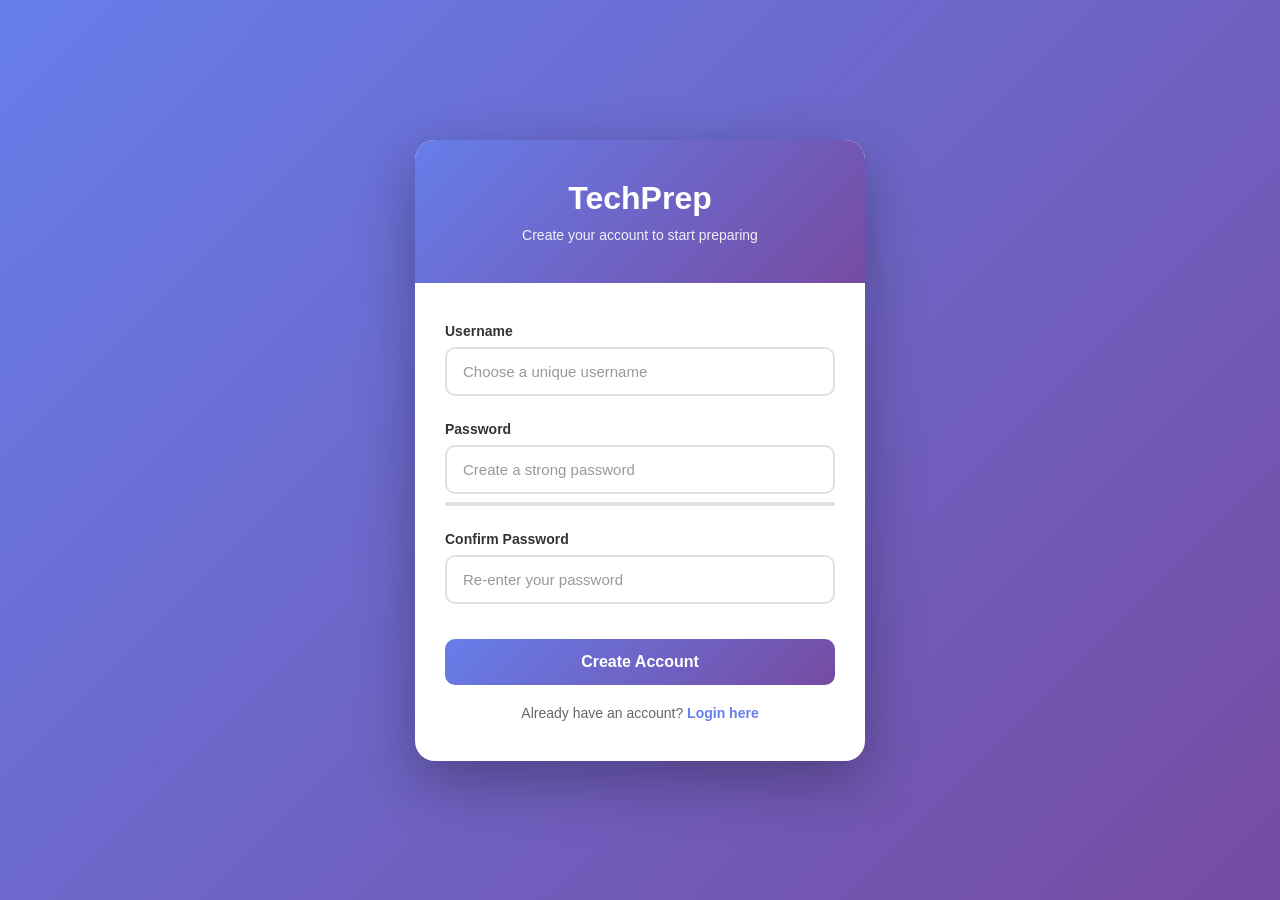
<file: templates/signup.html>
<!DOCTYPE html>
<html lang="en">
<head>
    <meta charset="UTF-8">
    <meta name="viewport" content="width=device-width, initial-scale=1.0">
    <title>Sign Up - TechPrep</title>
    <style>
        * {
            margin: 0;
            padding: 0;
            box-sizing: border-box;
        }

        body {
            font-family: 'Segoe UI', Tahoma, Geneva, Verdana, sans-serif;
            background: linear-gradient(135deg, #667eea 0%, #764ba2 100%);
            min-height: 100vh;
            display: flex;
            justify-content: center;
            align-items: center;
            padding: 20px;
        }

        .signup-container {
            background: white;
            border-radius: 20px;
            box-shadow: 0 20px 60px rgba(0, 0, 0, 0.3);
            overflow: hidden;
            max-width: 450px;
            width: 100%;
            animation: slideUp 0.5s ease-out;
        }

        @keyframes slideUp {
            from {
                opacity: 0;
                transform: translateY(30px);
            }
            to {
                opacity: 1;
                transform: translateY(0);
            }
        }

        .signup-header {
            background: linear-gradient(135deg, #667eea 0%, #764ba2 100%);
            padding: 40px 30px;
            text-align: center;
            color: white;
        }

        .signup-header h1 {
            font-size: 32px;
            margin-bottom: 10px;
            font-weight: 700;
        }

        .signup-header p {
            font-size: 14px;
            opacity: 0.9;
        }

        .signup-body {
            padding: 40px 30px;
        }

        .alert {
            padding: 12px 16px;
            border-radius: 8px;
            margin-bottom: 20px;
            font-size: 14px;
            display: none;
        }

        .alert.show {
            display: block;
            animation: fadeIn 0.3s ease-in;
        }

        @keyframes fadeIn {
            from { opacity: 0; }
            to { opacity: 1; }
        }

        .alert-success {
            background: #d4edda;
            color: #155724;
            border: 1px solid #c3e6cb;
        }

        .alert-danger {
            background: #f8d7da;
            color: #721c24;
            border: 1px solid #f5c6cb;
        }

        .alert-warning {
            background: #fff3cd;
            color: #856404;
            border: 1px solid #ffeeba;
        }

        .form-group {
            margin-bottom: 25px;
        }

        .form-group label {
            display: block;
            margin-bottom: 8px;
            font-weight: 600;
            color: #333;
            font-size: 14px;
        }

        .input-wrapper {
            position: relative;
        }

        .input-wrapper input {
            width: 100%;
            padding: 14px 16px;
            border: 2px solid #e0e0e0;
            border-radius: 10px;
            font-size: 15px;
            transition: all 0.3s ease;
            outline: none;
        }

        .input-wrapper input:focus {
            border-color: #667eea;
            box-shadow: 0 0 0 4px rgba(102, 126, 234, 0.1);
        }

        .input-wrapper input::placeholder {
            color: #999;
        }

        .btn {
            width: 100%;
            padding: 14px;
            background: linear-gradient(135deg, #667eea 0%, #764ba2 100%);
            color: white;
            border: none;
            border-radius: 10px;
            font-size: 16px;
            font-weight: 600;
            cursor: pointer;
            transition: all 0.3s ease;
            margin-top: 10px;
        }

        .btn:hover {
            transform: translateY(-2px);
            box-shadow: 0 10px 25px rgba(102, 126, 234, 0.4);
        }

        .btn:active {
            transform: translateY(0);
        }

        .divider {
            text-align: center;
            margin: 25px 0;
            position: relative;
        }

        .divider::before {
            content: '';
            position: absolute;
            left: 0;
            top: 50%;
            width: 100%;
            height: 1px;
            background: #e0e0e0;
        }

        .divider span {
            background: white;
            padding: 0 15px;
            position: relative;
            color: #666;
            font-size: 14px;
        }

        .login-link {
            text-align: center;
            margin-top: 20px;
            font-size: 14px;
            color: #666;
        }

        .login-link a {
            color: #667eea;
            text-decoration: none;
            font-weight: 600;
            transition: color 0.3s ease;
        }

        .login-link a:hover {
            color: #764ba2;
            text-decoration: underline;
        }

        .password-strength {
            margin-top: 8px;
            font-size: 12px;
            color: #666;
        }

        .strength-bar {
            height: 4px;
            background: #e0e0e0;
            border-radius: 2px;
            margin-top: 6px;
            overflow: hidden;
        }

        .strength-bar-fill {
            height: 100%;
            width: 0%;
            transition: all 0.3s ease;
            border-radius: 2px;
        }

        .strength-weak { 
            width: 33%; 
            background: #f44336; 
        }

        .strength-medium { 
            width: 66%; 
            background: #ff9800; 
        }

        .strength-strong { 
            width: 100%; 
            background: #4caf50; 
        }
    </style>
</head>
<body>
    <div class="signup-container">
        <div class="signup-header">
            <h1>TechPrep</h1>
            <p>Create your account to start preparing</p>
        </div>

        <div class="signup-body">
            <!-- Alert Messages -->
            <div id="alertBox" class="alert"></div>

            <form id="signupForm" method="POST" action="/signup">
                <div class="form-group">
                    <label for="username">Username</label>
                    <div class="input-wrapper">
                        <input 
                            type="text" 
                            id="username" 
                            name="username" 
                            placeholder="Choose a unique username" 
                            required
                            minlength="3"
                            maxlength="150"
                        >
                    </div>
                </div>

                <div class="form-group">
                    <label for="password">Password</label>
                    <div class="input-wrapper">
                        <input 
                            type="password" 
                            id="password" 
                            name="password" 
                            placeholder="Create a strong password" 
                            required
                            minlength="6"
                        >
                    </div>
                    <div class="password-strength">
                        <div class="strength-bar">
                            <div id="strengthBarFill" class="strength-bar-fill"></div>
                        </div>
                        <span id="strengthText"></span>
                    </div>
                </div>

                <div class="form-group">
                    <label for="confirmPassword">Confirm Password</label>
                    <div class="input-wrapper">
                        <input 
                            type="password" 
                            id="confirmPassword" 
                            name="confirmPassword" 
                            placeholder="Re-enter your password" 
                            required
                        >
                    </div>
                </div>

                <button type="submit" class="btn">Create Account</button>
            </form>

            <div class="login-link">
                Already have an account? <a href="/login">Login here</a>
            </div>
        </div>
    </div>

    <script>
        const passwordInput = document.getElementById('password');
        const confirmPasswordInput = document.getElementById('confirmPassword');
        const strengthBarFill = document.getElementById('strengthBarFill');
        const strengthText = document.getElementById('strengthText');
        const signupForm = document.getElementById('signupForm');
        const alertBox = document.getElementById('alertBox');

        // Password strength checker
        passwordInput.addEventListener('input', function() {
            const password = this.value;
            let strength = 0;

            if (password.length >= 6) strength++;
            if (password.length >= 10) strength++;
            if (/[a-z]/.test(password) && /[A-Z]/.test(password)) strength++;
            if (/\d/.test(password)) strength++;
            if (/[^a-zA-Z\d]/.test(password)) strength++;

            strengthBarFill.className = 'strength-bar-fill';
            
            if (strength <= 2) {
                strengthBarFill.classList.add('strength-weak');
                strengthText.textContent = 'Weak password';
                strengthText.style.color = '#f44336';
            } else if (strength <= 4) {
                strengthBarFill.classList.add('strength-medium');
                strengthText.textContent = 'Medium strength';
                strengthText.style.color = '#ff9800';
            } else {
                strengthBarFill.classList.add('strength-strong');
                strengthText.textContent = 'Strong password';
                strengthText.style.color = '#4caf50';
            }
        });

        // Form validation
        signupForm.addEventListener('submit', function(e) {
            const password = passwordInput.value;
            const confirmPassword = confirmPasswordInput.value;

            if (password !== confirmPassword) {
                e.preventDefault();
                showAlert('Passwords do not match!', 'danger');
                return false;
            }

            if (password.length < 6) {
                e.preventDefault();
                showAlert('Password must be at least 6 characters long!', 'danger');
                return false;
            }
        });

        function showAlert(message, type) {
            alertBox.className = `alert alert-${type} show`;
            alertBox.textContent = message;
            
            setTimeout(() => {
                alertBox.classList.remove('show');
            }, 5000);
        }

        // Check for flash messages (if using Flask flash)
        window.addEventListener('DOMContentLoaded', function() {
            const urlParams = new URLSearchParams(window.location.search);
            const message = urlParams.get('message');
            const type = urlParams.get('type');
            
            if (message && type) {
                showAlert(decodeURIComponent(message), type);
            }
        });
    </script>
</body>
</html>
</file>
